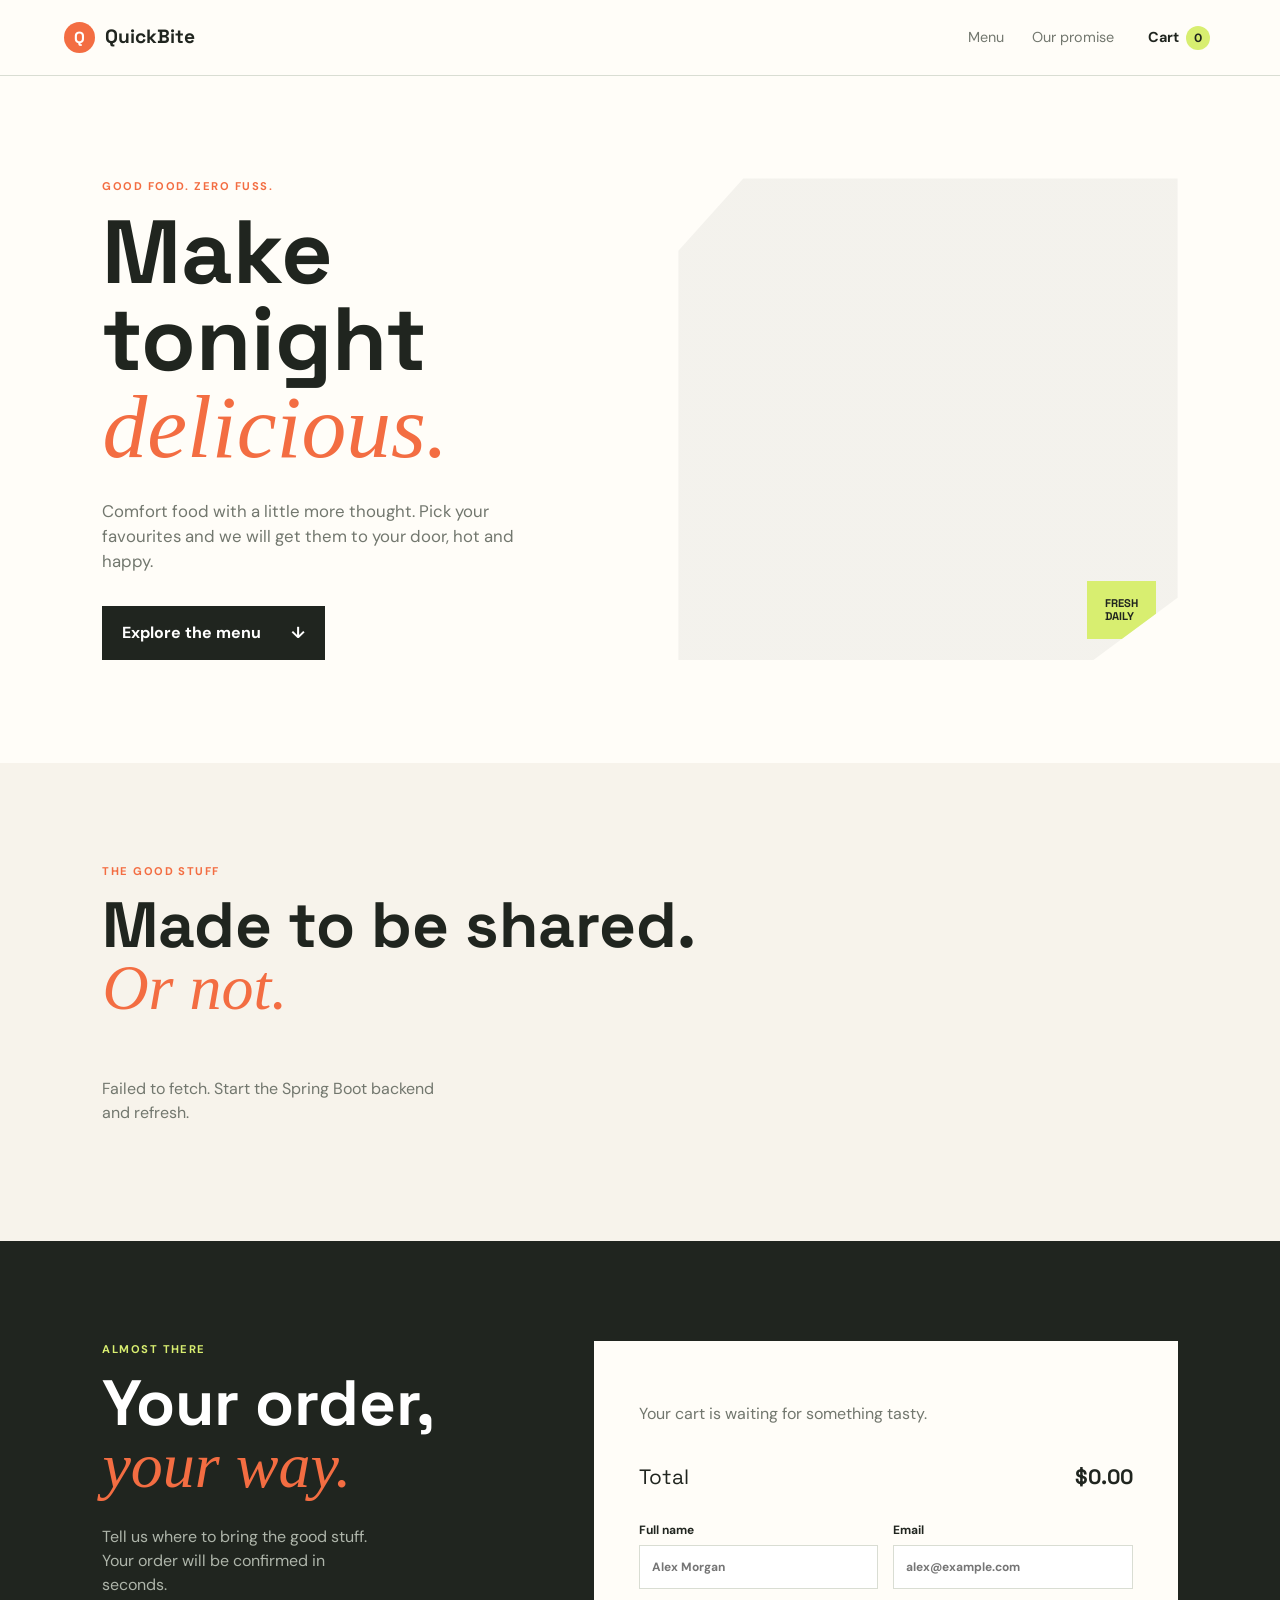
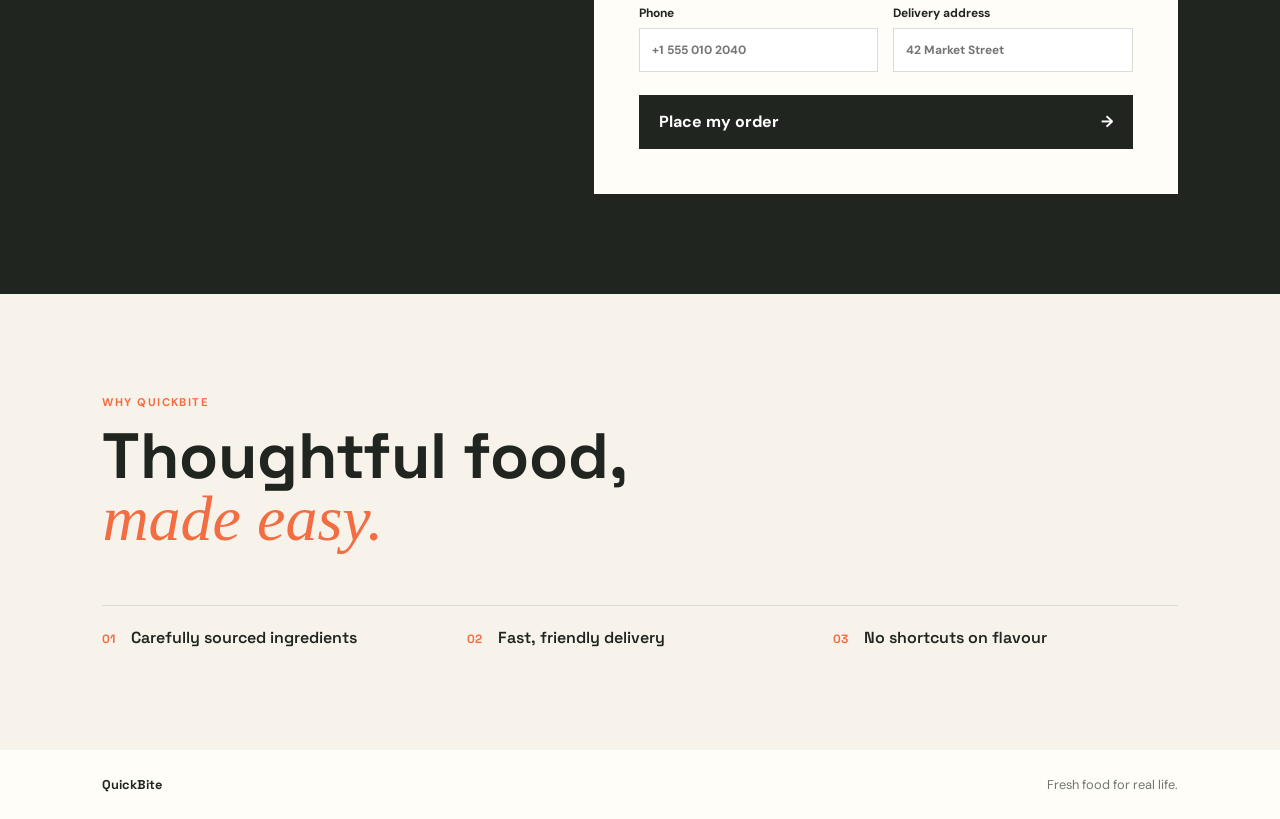
<file: frontend/index.html>
<!DOCTYPE html>
<html lang="en">
<head>
  <meta charset="UTF-8">
  <meta name="viewport" content="width=device-width, initial-scale=1.0">
  <title>QuickBite | Fresh food, right on time</title>
  <link rel="preconnect" href="https://fonts.googleapis.com">
  <link rel="preconnect" href="https://fonts.gstatic.com" crossorigin>
  <link href="https://fonts.googleapis.com/css2?family=DM+Sans:wght@400;500;600;700&family=Space+Grotesk:wght@500;600;700&display=swap" rel="stylesheet">
  <link rel="stylesheet" href="style.css">
</head>
<body>
  <header class="topbar">
    <a class="brand" href="#home"><span class="brand-mark">Q</span><span>QuickBite</span></a>
    <nav aria-label="Main navigation"><a href="#menu">Menu</a><a href="#about">Our promise</a><button class="cart-link" id="cart-link">Cart <span id="cart-count">0</span></button></nav>
  </header>

  <main>
    <section class="hero" id="home">
      <div class="hero-copy">
        <p class="eyebrow">Good food. Zero fuss.</p>
        <h1>Make tonight<br><em>delicious.</em></h1>
        <p class="hero-text">Comfort food with a little more thought. Pick your favourites and we will get them to your door, hot and happy.</p>
        <a class="primary-button" href="#menu">Explore the menu <span>↓</span></a>
      </div>
      <div class="hero-art" aria-label="A bowl of fresh food"></div>
    </section>

    <section class="menu-section" id="menu">
      <div class="section-heading"><div><p class="eyebrow">The good stuff</p><h2>Made to be shared.<br><em>Or not.</em></h2></div><div class="filters" id="filters"></div></div>
      <div class="menu-grid" id="menu-grid"><p class="loading">Loading the menu...</p></div>
    </section>

    <section class="checkout-section" id="checkout">
      <div class="checkout-intro"><p class="eyebrow">Almost there</p><h2>Your order,<br><em>your way.</em></h2><p>Tell us where to bring the good stuff. Your order will be confirmed in seconds.</p></div>
      <div class="checkout-panel">
        <div id="cart-items" class="cart-items"><p class="empty-cart">Your cart is waiting for something tasty.</p></div>
        <div class="total-row"><span>Total</span><strong id="cart-total">$0.00</strong></div>
        <form id="order-form">
          <div class="form-grid"><label>Full name<input name="customerName" required placeholder="Alex Morgan"></label><label>Email<input type="email" name="email" required placeholder="alex@example.com"></label></div>
          <div class="form-grid"><label>Phone<input name="phone" required placeholder="+1 555 010 2040"></label><label>Delivery address<input name="address" required placeholder="42 Market Street"></label></div>
          <button class="primary-button full-width" type="submit">Place my order <span>→</span></button>
        </form>
        <output class="form-message" id="form-message"></output>
      </div>
    </section>

    <section class="confirmation" id="confirmation" hidden><p class="eyebrow">Order confirmed</p><div class="confirmation-mark">✓</div><h2>That is a <em>wrap.</em></h2><p id="confirmation-message"></p><div class="order-meta"><span>Order ID <strong id="confirmation-id"></strong></span><span>Status <strong id="confirmation-status"></strong></span></div><a class="secondary-button" href="#menu">Order something else</a></section>
    <section class="promise" id="about"><p class="eyebrow">Why QuickBite</p><h2>Thoughtful food,<br><em>made easy.</em></h2><div class="promise-list"><span><b>01</b> Carefully sourced ingredients</span><span><b>02</b> Fast, friendly delivery</span><span><b>03</b> No shortcuts on flavour</span></div></section>
  </main>
  <footer><span>QuickBite</span><span>Fresh food for real life.</span></footer>
  <script src="script.js"></script>
</body>
</html>
</file>
<file: frontend/style.css>
:root{--ink:#20251f;--muted:#72776e;--cream:#f7f3eb;--paper:#fffdf8;--lime:#d8ee70;--orange:#f36d42;--line:#d9ddd3;--serif:Georgia,'Times New Roman',serif;--sans:'DM Sans',sans-serif;--display:'Space Grotesk',sans-serif}*{box-sizing:border-box}html{scroll-behavior:smooth}body{margin:0;background:var(--cream);color:var(--ink);font-family:var(--sans);line-height:1.5}a{color:inherit;text-decoration:none}button,input{font:inherit}.topbar{height:76px;display:flex;align-items:center;justify-content:space-between;padding:0 clamp(22px,5vw,76px);background:var(--paper);border-bottom:1px solid var(--line);position:sticky;top:0;z-index:5}.brand{display:flex;align-items:center;gap:10px;font-family:var(--display);font-weight:700;font-size:1.2rem}.brand-mark{display:grid;place-items:center;width:31px;height:31px;border-radius:50%;background:var(--orange);color:#fff;font-size:1rem}.topbar nav{display:flex;gap:28px;align-items:center;font-size:.9rem}.topbar nav a{color:var(--muted)}.cart-link{border:0;background:none;color:var(--ink);cursor:pointer;font-weight:700}.cart-link span{display:inline-grid;place-items:center;background:var(--lime);width:24px;height:24px;border-radius:50%;margin-left:4px;font-size:.75rem}.hero{min-height:570px;display:grid;grid-template-columns:1fr 1fr;background:var(--paper);padding:clamp(55px,8vw,108px) clamp(22px,8vw,120px);gap:6vw;overflow:hidden}.hero-copy{align-self:center;max-width:590px}.eyebrow{text-transform:uppercase;letter-spacing:.13em;font-size:.7rem;font-weight:700;color:var(--orange);margin:0 0 14px}.hero h1,h2{font-family:var(--display);line-height:.97;letter-spacing:0;margin:0}.hero h1{font-size:clamp(3.6rem,7vw,7rem);font-weight:700}.hero h1 em,h2 em{font-family:var(--serif);font-weight:400;color:var(--orange)}.hero-text{max-width:430px;color:var(--muted);margin:28px 0 32px;font-size:1.05rem}.primary-button,.secondary-button{display:inline-flex;align-items:center;justify-content:space-between;gap:30px;border:0;background:var(--ink);color:#fff;padding:15px 20px;cursor:pointer;font-weight:700;transition:transform .2s,background .2s}.primary-button:hover{transform:translateY(-2px);background:var(--orange)}.hero-art{min-height:400px;background:linear-gradient(135deg,rgba(32,37,31,.05),rgba(32,37,31,.05)),url('https://images.unsplash.com/photo-1547592180-85f173990554?auto=format&fit=crop&w=1200&q=85') center/cover;clip-path:polygon(13% 0,100% 0,100% 87%,83% 100%,0 100%,0 15%);position:relative}.hero-art:after{content:'FRESH\A DAILY';white-space:pre;position:absolute;right:22px;bottom:21px;background:var(--lime);padding:16px 18px;font-family:var(--display);font-weight:700;font-size:.7rem;line-height:1.2}.menu-section{padding:100px clamp(22px,8vw,120px)}.section-heading{display:flex;justify-content:space-between;align-items:end;margin-bottom:42px}.section-heading h2,.checkout-intro h2,.promise h2{font-size:clamp(2.7rem,5vw,5rem)}.filters{display:flex;gap:8px;flex-wrap:wrap;justify-content:end}.filter{border:1px solid var(--line);background:transparent;padding:9px 14px;color:var(--muted);cursor:pointer}.filter.active,.filter:hover{background:var(--ink);border-color:var(--ink);color:#fff}.menu-grid{display:grid;grid-template-columns:repeat(3,1fr);gap:20px}.food-card{background:var(--paper);border:1px solid var(--line);display:flex;flex-direction:column}.food-image{height:205px;background-position:center;background-size:cover}.food-content{padding:20px;display:flex;flex-direction:column;flex:1}.food-content h3{font-family:var(--display);font-size:1.25rem;margin:0 0 6px}.food-content p{font-size:.88rem;color:var(--muted);margin:0 0 20px;flex:1}.food-meta{display:flex;justify-content:space-between;align-items:center;border-top:1px solid var(--line);padding-top:15px;font-weight:700}.add-button{border:0;background:var(--lime);width:34px;height:34px;border-radius:50%;font-size:1.3rem;cursor:pointer}.checkout-section{display:grid;grid-template-columns:.8fr 1.2fr;gap:clamp(40px,8vw,120px);padding:100px clamp(22px,8vw,120px);background:var(--ink);color:#fff}.checkout-intro>p:last-child{color:#aeb5aa;max-width:290px;margin-top:28px}.checkout-intro .eyebrow{color:var(--lime)}.checkout-panel{background:var(--paper);color:var(--ink);padding:clamp(22px,4vw,45px);max-width:690px}.cart-items{display:grid;gap:12px;margin-bottom:20px}.cart-item{display:grid;grid-template-columns:1fr auto auto;align-items:center;gap:14px;border-bottom:1px solid var(--line);padding-bottom:12px}.cart-item small{display:block;color:var(--muted)}.quantity{display:flex;align-items:center;gap:9px}.quantity button{border:1px solid var(--line);background:none;width:25px;height:25px;cursor:pointer}.remove-button{border:0;background:none;color:var(--orange);cursor:pointer;font-size:.75rem}.empty-cart,.loading{color:var(--muted)}.total-row{display:flex;justify-content:space-between;font-family:var(--display);font-size:1.3rem;margin:20px 0 28px}.form-grid{display:grid;grid-template-columns:1fr 1fr;gap:15px;margin-bottom:15px}label{font-size:.75rem;font-weight:700}input{display:block;width:100%;border:1px solid var(--line);padding:12px;margin-top:6px;outline:none;background:#fff}input:focus{border-color:var(--orange)}.full-width{width:100%;margin-top:8px}.form-message{color:var(--orange);font-size:.85rem;min-height:20px}.confirmation{text-align:center;padding:110px 22px;background:var(--lime)}.confirmation-mark{display:grid;place-items:center;margin:20px auto;width:70px;height:70px;background:var(--ink);color:var(--lime);border-radius:50%;font-size:2rem}.confirmation h2{font-size:clamp(3rem,6vw,6rem)}.confirmation p{color:#56604e}.order-meta{display:flex;justify-content:center;gap:28px;margin:26px 0;text-transform:uppercase;font-size:.72rem;letter-spacing:.08em}.order-meta strong{display:block;font-size:1rem;letter-spacing:0;margin-top:4px}.secondary-button{background:var(--paper);color:var(--ink)}.promise{padding:100px clamp(22px,8vw,120px)}.promise-list{display:grid;grid-template-columns:repeat(3,1fr);gap:20px;border-top:1px solid var(--line);margin-top:55px;padding-top:20px}.promise-list span{font-family:var(--display);font-weight:600}.promise-list b{color:var(--orange);font-size:.75rem;margin-right:12px}footer{display:flex;justify-content:space-between;padding:25px clamp(22px,8vw,120px);background:var(--paper);font-size:.8rem;color:var(--muted)}footer span:first-child{font-family:var(--display);font-weight:700;color:var(--ink)}@media(max-width:800px){.hero{grid-template-columns:1fr;min-height:auto}.hero-art{min-height:310px}.menu-grid{grid-template-columns:repeat(2,1fr)}.checkout-section{grid-template-columns:1fr}.promise-list{grid-template-columns:1fr;gap:18px}.section-heading{align-items:start;flex-direction:column;gap:26px}.filters{justify-content:start}}@media(max-width:520px){.topbar nav a{display:none}.hero h1{font-size:3.5rem}.menu-grid{grid-template-columns:1fr}.food-image{height:220px}.form-grid{grid-template-columns:1fr}.cart-item{grid-template-columns:1fr auto}.remove-button{grid-column:1/-1;text-align:left}.order-meta{gap:15px}footer{flex-direction:column;gap:8px}}
</file>
